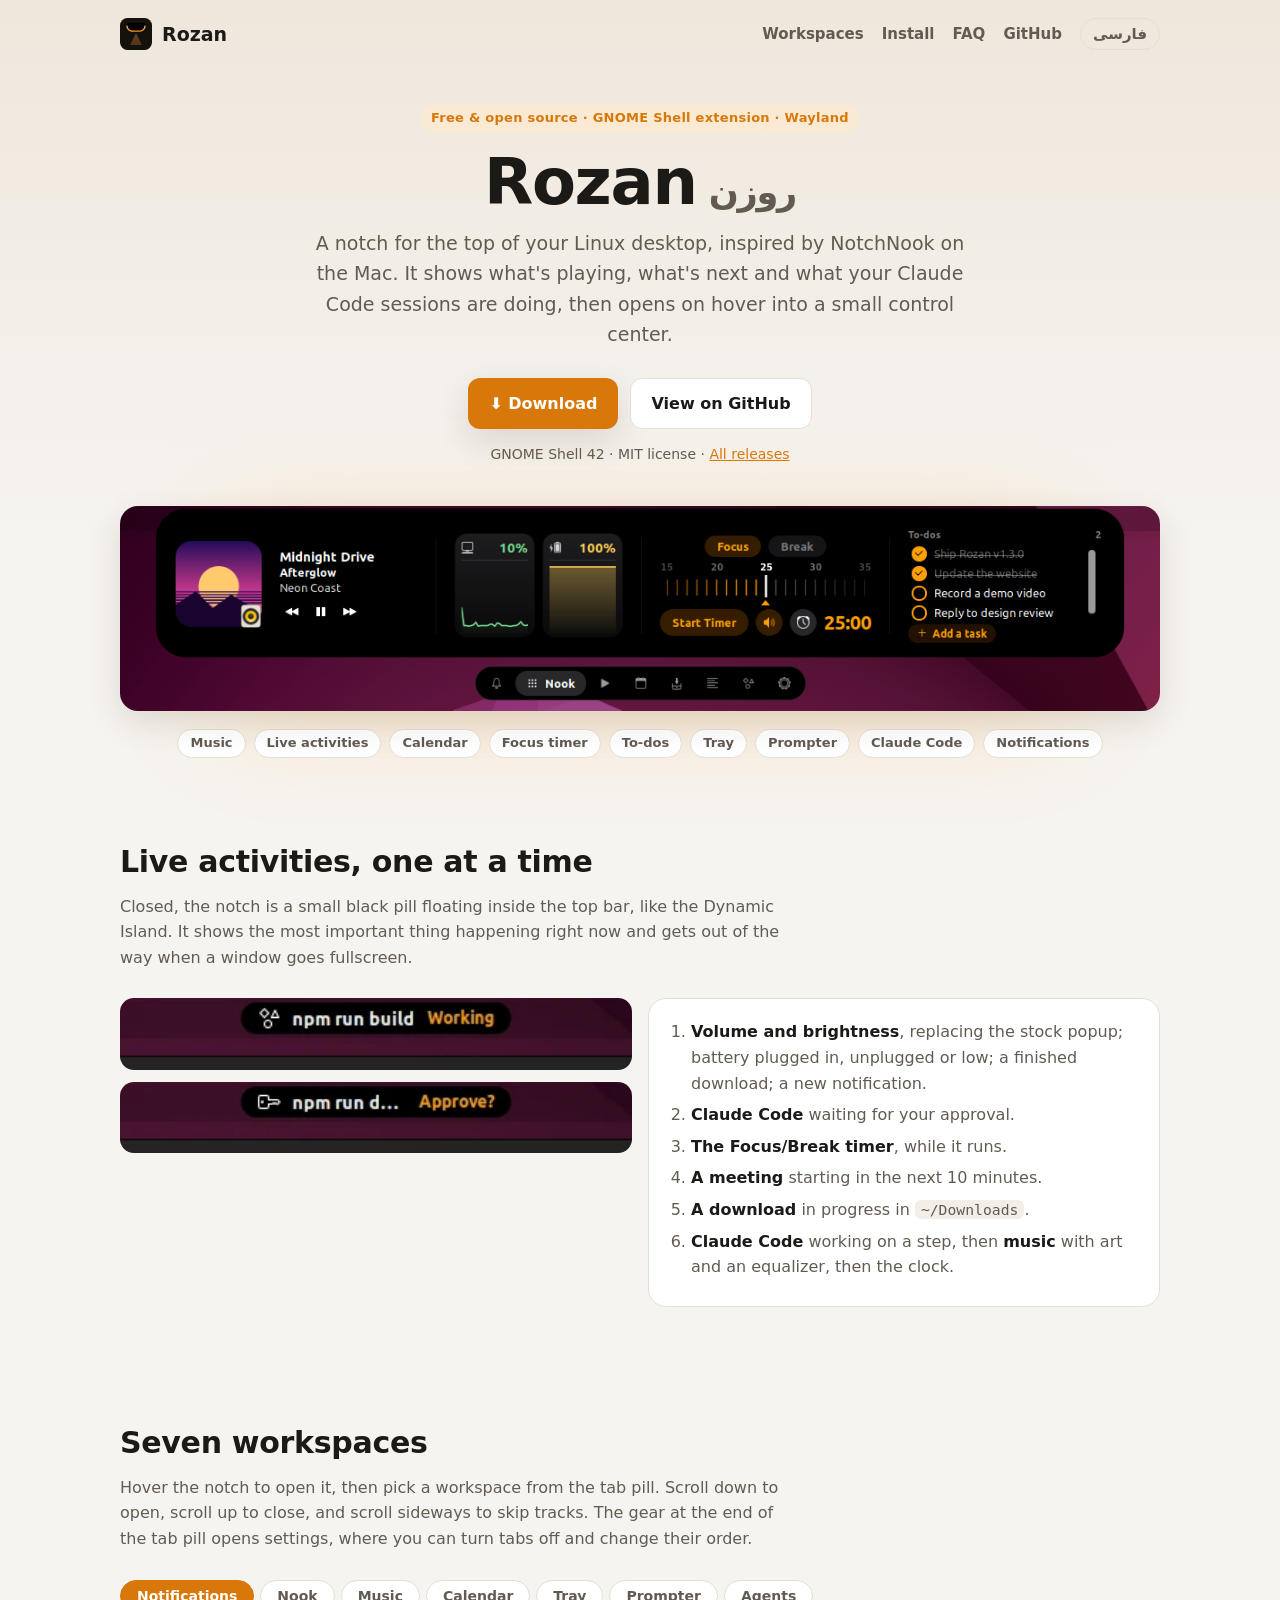
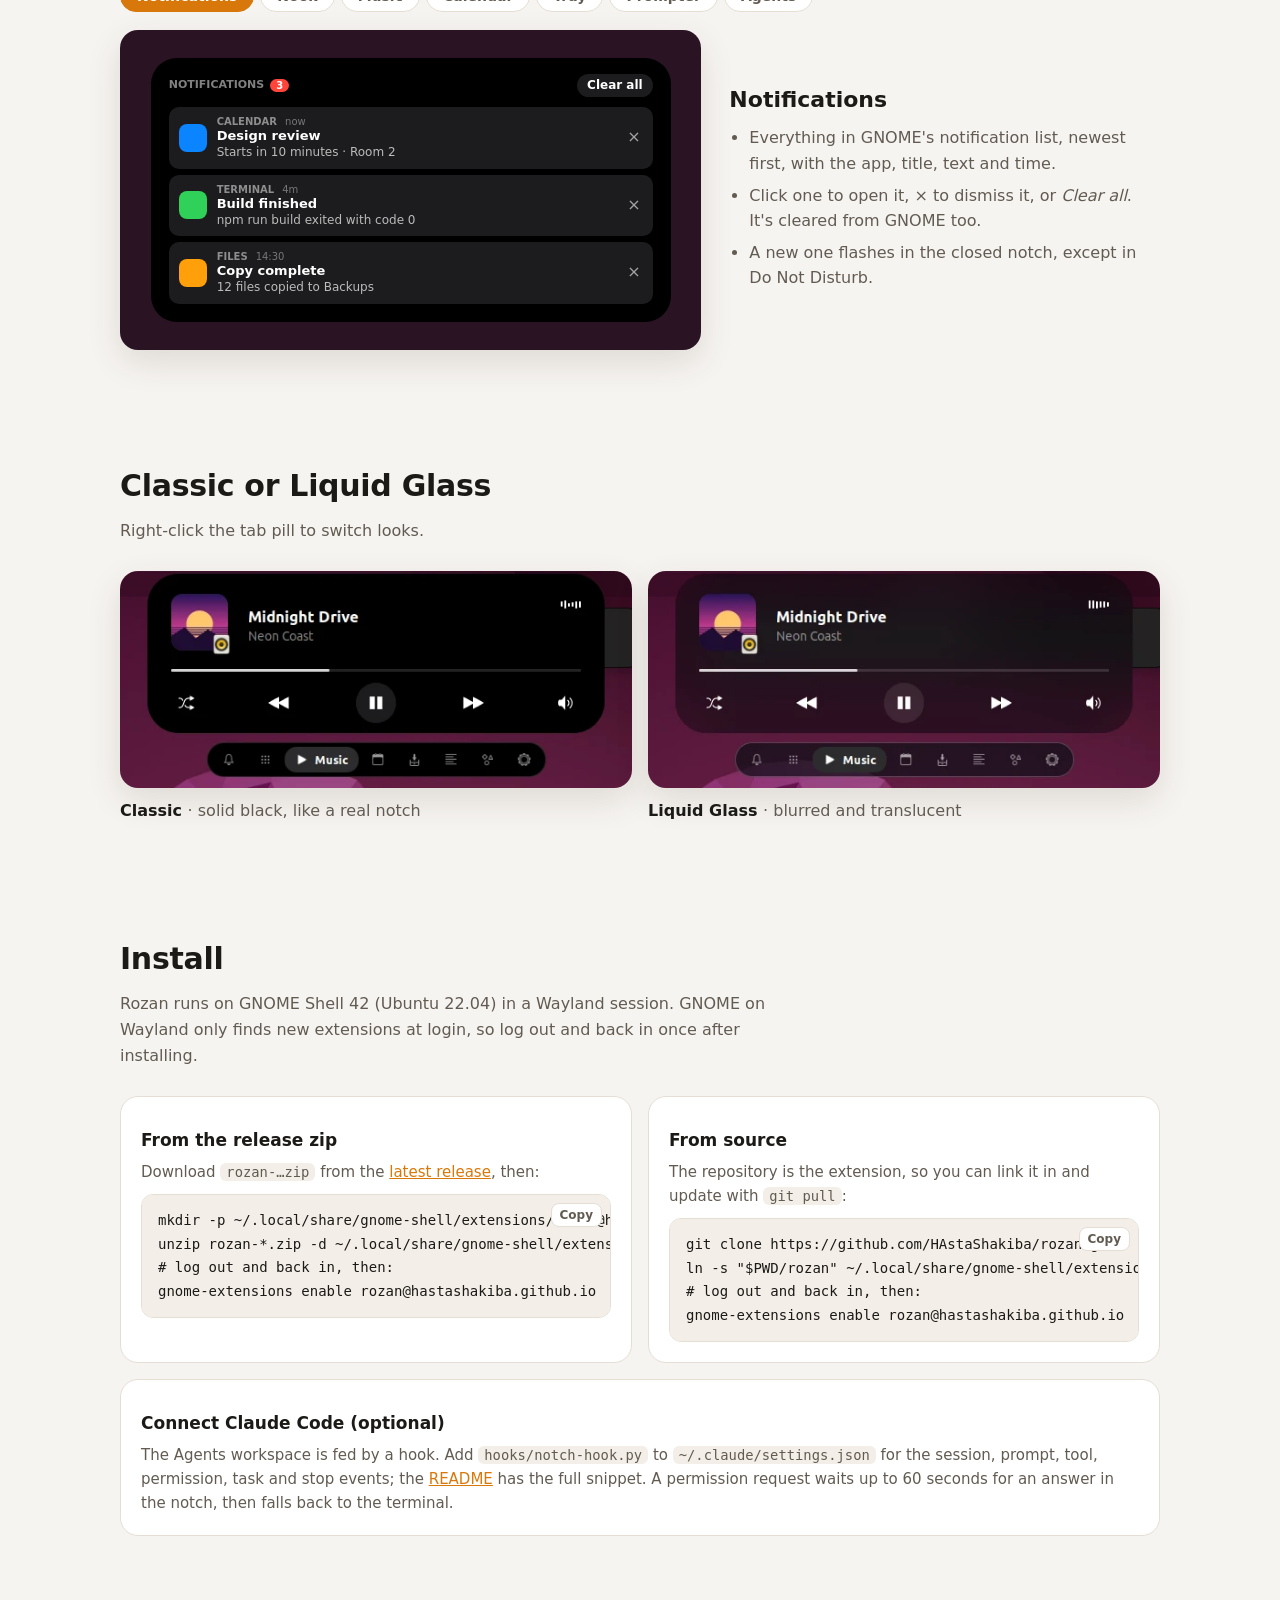
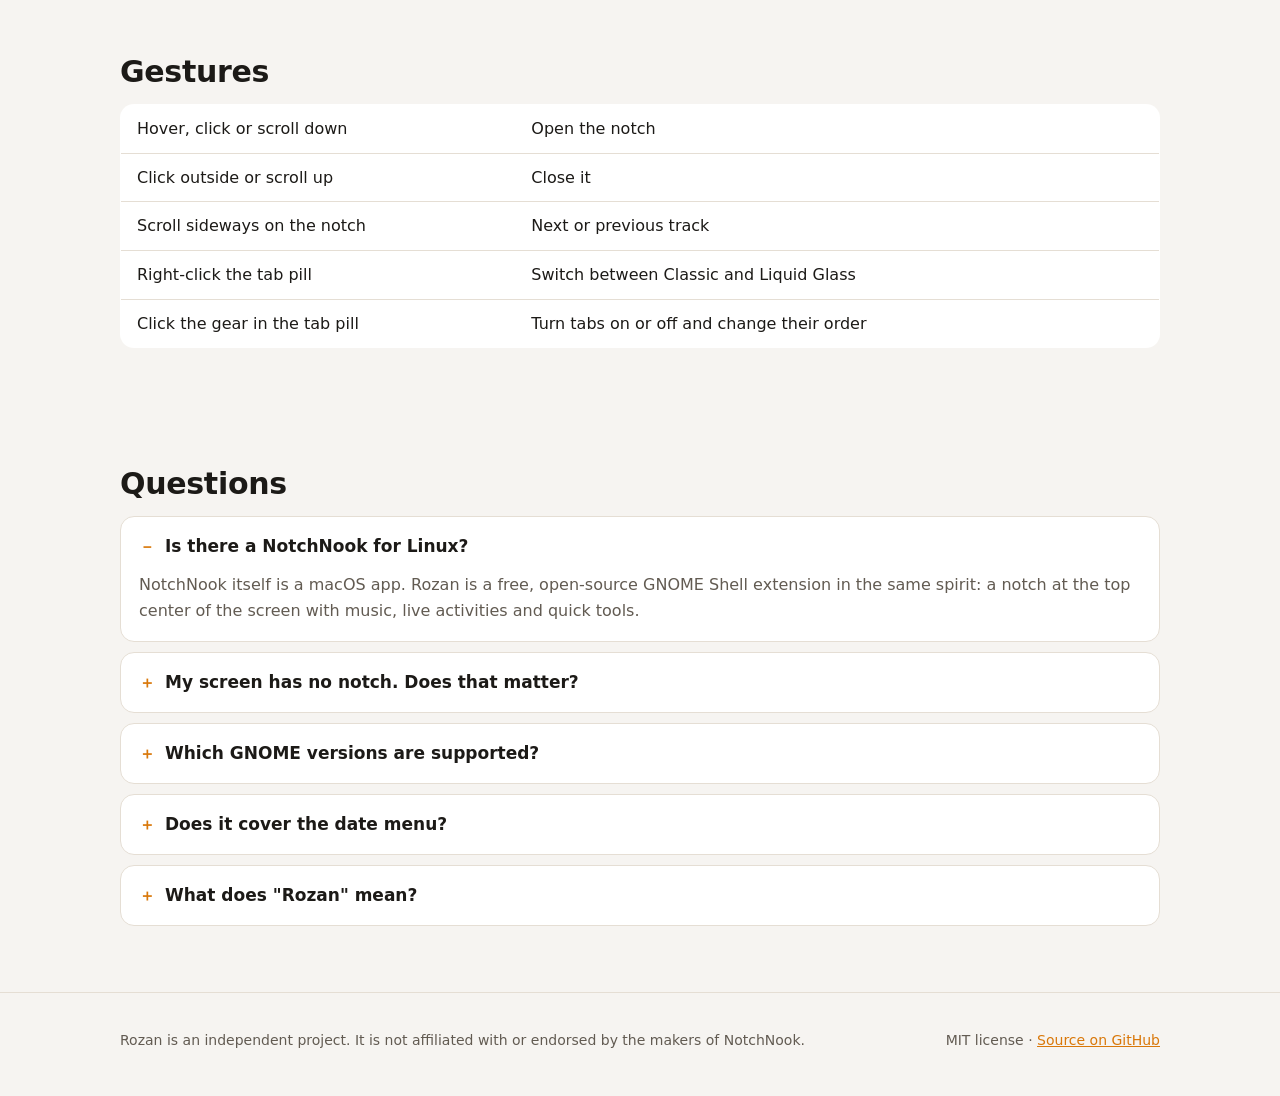
<file: site/index.html>
<!doctype html>
<html lang="en">
<head>
  <meta charset="utf-8">
  <meta name="viewport" content="width=device-width, initial-scale=1">
  <title>Rozan — a free NotchNook-style notch for GNOME on Linux</title>
  <meta name="description" content="Rozan is a free, open-source notch for GNOME Shell on Linux: music controls, live activities, calendar, timer, to-dos, a file tray, a teleprompter, Claude Code approvals and notifications at the top of your screen.">
  <meta name="keywords" content="NotchNook for Linux, NotchNook alternative, dynamic island Linux, GNOME notch, GNOME Shell extension, MPRIS music widget, Claude Code notch">
  <meta name="robots" content="index, follow">
  <link rel="canonical" href="https://hastashakiba.github.io/rozan/">
  <link rel="alternate" hreflang="en" href="https://hastashakiba.github.io/rozan/">
  <link rel="alternate" hreflang="fa" href="https://hastashakiba.github.io/rozan/fa/">
  <link rel="alternate" hreflang="x-default" href="https://hastashakiba.github.io/rozan/">
  <meta name="theme-color" content="#15110d">
  <meta property="og:type" content="website">
  <meta property="og:site_name" content="Rozan">
  <meta property="og:locale" content="en_US">
  <meta property="og:locale:alternate" content="fa_IR">
  <meta property="og:url" content="https://hastashakiba.github.io/rozan/">
  <meta property="og:title" content="Rozan — a free NotchNook-style notch for GNOME on Linux">
  <meta property="og:description" content="Music, live activities, calendar, timer, to-dos, tray, teleprompter, Claude Code approvals and notifications in a notch at the top of your GNOME desktop.">
  <meta property="og:image" content="https://hastashakiba.github.io/rozan/screenshot.png">
  <meta property="og:image:alt" content="Rozan's open notch showing a music player, CPU and battery charts, a focus timer and to-dos">
  <meta name="twitter:card" content="summary_large_image">
  <meta name="twitter:image" content="https://hastashakiba.github.io/rozan/screenshot.png">
  <link rel="sitemap" type="application/xml" href="sitemap.xml">
  <script type="application/ld+json">{"@context": "https://schema.org", "@type": "SoftwareApplication", "name": "Rozan", "alternateName": "روزن", "description": "Free, open-source notch for GNOME Shell on Linux with music controls, live activities, calendar, timer, to-dos, a file tray, a teleprompter, Claude Code approvals and notifications.", "applicationCategory": "UtilitiesApplication", "operatingSystem": "Linux (GNOME Shell 42)", "license": "https://opensource.org/licenses/MIT", "isAccessibleForFree": true, "offers": {"@type": "Offer", "price": "0", "priceCurrency": "USD"}, "downloadUrl": "https://github.com/HAstaShakiba/rozan/releases/latest", "url": "https://hastashakiba.github.io/rozan/", "image": "https://hastashakiba.github.io/rozan/screenshot.png", "codeRepository": "https://github.com/HAstaShakiba/rozan", "author": {"@type": "Person", "name": "HAstaShakiba", "url": "https://github.com/HAstaShakiba"}}</script>
  <link rel="icon" href="icon.svg" type="image/svg+xml">
  <link rel="stylesheet" href="style.css">
</head>
<body>
  <div class="wrap">
    <nav>
      <a class="brand" href="./"><img src="icon.svg" alt="">Rozan</a>
      <div class="nav-links">
        <a class="hide-sm" href="#workspaces">Workspaces</a>
        <a class="hide-sm" href="#install">Install</a>
        <a class="hide-sm" href="#faq">FAQ</a>
        <a href="https://github.com/HAstaShakiba/rozan">GitHub</a>
        <a class="lang-switch" href="fa/" hreflang="fa" lang="fa">فارسی</a>
      </div>
    </nav>

    <header class="hero">
      <span class="eyebrow">Free &amp; open source · GNOME Shell extension · Wayland</span>
      <h1>Rozan<span class="fa" lang="fa">روزن</span></h1>
      <p class="lead">A notch for the top of your Linux desktop, inspired by NotchNook on the Mac. It shows what's
        playing, what's next and what your Claude Code sessions are doing, then opens on hover into a small
        control center.</p>
      <div class="actions">
        <a class="btn btn-primary" id="download" href="https://github.com/HAstaShakiba/rozan/releases/latest">⬇ Download</a>
        <a class="btn btn-ghost" href="https://github.com/HAstaShakiba/rozan">View on GitHub</a>
      </div>
      <p class="meta"><span id="release-meta">GNOME Shell 42 · MIT license</span>
        · <a href="https://github.com/HAstaShakiba/rozan/releases">All releases</a></p>
      <div class="stage">
        <img src="screenshot.png" width="1160" height="229" fetchpriority="high"
             alt="Rozan open on the Nook page: album art and controls, CPU and battery charts, a Focus timer and a to-do list">
      </div>
      <div class="pills">
        <span class="pill">Music</span><span class="pill">Live activities</span><span class="pill">Calendar</span>
        <span class="pill">Focus timer</span><span class="pill">To-dos</span><span class="pill">Tray</span>
        <span class="pill">Prompter</span><span class="pill">Claude Code</span><span class="pill">Notifications</span>
      </div>
    </header>
  </div>

  <section id="activities">
    <div class="wrap">
      <h2>Live activities, one at a time</h2>
      <p class="section-lead">Closed, the notch is a small black pill floating inside the top bar, like the Dynamic Island. It shows the most important
        thing happening right now and gets out of the way when a window goes fullscreen.</p>
      <div class="activities">
        <div>
          <div class="chip-shot"><img src="img/collapsed-agent.webp" width="360" height="50" loading="lazy"
               alt="Collapsed notch showing a Claude Code step with the word Working"></div>
          <div class="chip-shot" style="margin-top:12px"><img src="img/collapsed-perm.webp" width="360" height="50" loading="lazy"
               alt="Collapsed notch asking to approve the command npm run deploy"></div>
        </div>
        <div class="card">
          <ol class="prio">
            <li><strong>Volume and brightness</strong>, replacing the stock popup; battery plugged in, unplugged or low; a finished download; a new notification.</li>
            <li><strong>Claude Code</strong> waiting for your approval.</li>
            <li><strong>The Focus/Break timer</strong>, while it runs.</li>
            <li><strong>A meeting</strong> starting in the next 10 minutes.</li>
            <li><strong>A download</strong> in progress in <code>~/Downloads</code>.</li>
            <li><strong>Claude Code</strong> working on a step, then <strong>music</strong> with art and an equalizer, then the clock.</li>
          </ol>
        </div>
      </div>
    </div>
  </section>

  <section id="workspaces">
    <div class="wrap">
      <h2>Seven workspaces</h2>
      <p class="section-lead">Hover the notch to open it, then pick a workspace from the tab pill. Scroll down to open,
        scroll up to close, and scroll sideways to skip tracks. The gear at the end of the tab pill opens settings,
        where you can turn tabs off and change their order.</p>
      <div class="tabs" role="tablist">
        <button class="tab" role="tab" aria-selected="true" aria-controls="p-notifications" id="t-notifications">Notifications</button>
        <button class="tab" role="tab" aria-selected="false" aria-controls="p-nook" id="t-nook">Nook</button>
        <button class="tab" role="tab" aria-selected="false" aria-controls="p-music" id="t-music">Music</button>
        <button class="tab" role="tab" aria-selected="false" aria-controls="p-calendar" id="t-calendar">Calendar</button>
        <button class="tab" role="tab" aria-selected="false" aria-controls="p-tray" id="t-tray">Tray</button>
        <button class="tab" role="tab" aria-selected="false" aria-controls="p-prompter" id="t-prompter">Prompter</button>
        <button class="tab" role="tab" aria-selected="false" aria-controls="p-agents" id="t-agents">Agents</button>
      </div>

      <div class="panel" role="tabpanel" id="p-notifications" aria-labelledby="t-notifications">
        <div class="shot"><div class="notif-mock" dir="ltr" role="img" aria-label="Notifications page listing three notifications">
          <div class="nm-head"><span class="nm-heading">NOTIFICATIONS</span><span class="nm-count">3</span><span class="nm-clear">Clear all</span></div>
          <div class="nm-card"><span class="nm-icon" style="background:#0a84ff"></span><div class="nm-text"><div class="nm-top"><b>CALENDAR</b><span>now</span></div><div class="nm-title">Design review</div><div class="nm-body">Starts in 10 minutes · Room 2</div></div><span class="nm-x">×</span></div>
          <div class="nm-card"><span class="nm-icon" style="background:#30d158"></span><div class="nm-text"><div class="nm-top"><b>TERMINAL</b><span>4m</span></div><div class="nm-title">Build finished</div><div class="nm-body">npm run build exited with code 0</div></div><span class="nm-x">×</span></div>
          <div class="nm-card"><span class="nm-icon" style="background:#ff9f0a"></span><div class="nm-text"><div class="nm-top"><b>FILES</b><span>14:30</span></div><div class="nm-title">Copy complete</div><div class="nm-body">12 files copied to Backups</div></div><span class="nm-x">×</span></div>
        </div></div>
        <div><h3>Notifications</h3><ul>
          <li>Everything in GNOME's notification list, newest first, with the app, title, text and time.</li>
          <li>Click one to open it, × to dismiss it, or <em>Clear all</em>. It's cleared from GNOME too.</li>
          <li>A new one flashes in the closed notch, except in Do Not Disturb.</li></ul></div>
      </div>
      <div class="panel wide" role="tabpanel" id="p-nook" aria-labelledby="t-nook" hidden>
        <div class="shot"><img src="img/nook.webp" width="1160" height="229" loading="lazy" alt="Nook page"></div>
        <div><h3>Nook</h3><ul>
          <li>Mini player with the app's icon on the art.</li>
          <li>CPU and battery tiles with history charts (memory on desktops).</li>
          <li>Focus/Break timer: drag or scroll the ruler, with an alarm and a notification at the end.</li>
          <li>To-dos: click to tick, right-click to delete.</li></ul></div>
      </div>
      <div class="panel" role="tabpanel" id="p-music" aria-labelledby="t-music" hidden>
        <div class="shot"><img src="img/music.webp" width="560" height="237" loading="lazy" alt="Music page"></div>
        <div><h3>Music</h3><ul>
          <li>Works with any MPRIS player: Spotify, Firefox, Chromium, VLC and more.</li>
          <li>Art, title and artist, with a progress bar you can drag to seek.</li>
          <li>Previous, play/pause and next, plus sideways scroll to skip.</li></ul></div>
      </div>
      <div class="panel" role="tabpanel" id="p-calendar" aria-labelledby="t-calendar" hidden>
        <div class="shot"><img src="img/calendar.webp" width="760" height="341" loading="lazy" alt="Calendar page"></div>
        <div><h3>Calendar</h3><ul>
          <li>Today's remaining events and tomorrow's, from GNOME's calendar server.</li>
          <li>Includes GNOME Online Accounts and Evolution calendars.</li>
          <li>An event in progress is marked <em>Now</em>.</li></ul></div>
      </div>
      <div class="panel" role="tabpanel" id="p-tray" aria-labelledby="t-tray" hidden>
        <div class="shot"><img src="img/tray.webp" width="620" height="203" loading="lazy" alt="Tray page"></div>
        <div><h3>Tray</h3><ul>
          <li>A shelf for files you're about to use.</li>
          <li>Copy files in Files and press <em>Paste</em> (GNOME 42 can't accept drops from Wayland apps).</li>
          <li>Open, copy, show in Files or remove each one.</li></ul></div>
      </div>
      <div class="panel" role="tabpanel" id="p-prompter" aria-labelledby="t-prompter" hidden>
        <div class="shot"><img src="img/prompter.webp" width="720" height="315" loading="lazy" alt="Prompter page"></div>
        <div><h3>Prompter</h3><ul>
          <li>A teleprompter right under your webcam.</li>
          <li>Plain <code>.txt</code> scripts, a 3-second countdown, and speed and text size controls.</li>
          <li>Lock it open while you record.</li></ul></div>
      </div>
      <div class="panel" role="tabpanel" id="p-agents" aria-labelledby="t-agents" hidden>
        <div class="shot"><img src="img/agents-perm.webp" width="690" height="251" loading="lazy" alt="Agents page with a permission request"></div>
        <div><h3>Agents</h3><ul>
          <li>Follow every Claude Code session: its prompt, task list and the command running now.</li>
          <li>Allow or deny permission requests from the notch, or jump to the terminal.</li>
          <li>One chip per session; closed terminals drop off on their own.</li></ul></div>
      </div>
    </div>
  </section>

  <section id="looks">
    <div class="wrap">
      <h2>Classic or Liquid Glass</h2>
      <p class="section-lead">Right-click the tab pill to switch looks.</p>
      <div class="compare">
        <figure class="shot"><img src="img/music.webp" width="560" height="237" loading="lazy" alt="Classic black notch on the Music page">
          <figcaption>Classic <span>· solid black, like a real notch</span></figcaption></figure>
        <figure class="shot"><img src="img/glass-music.webp" width="560" height="237" loading="lazy" alt="Translucent blurred notch on the Music page">
          <figcaption>Liquid Glass <span>· blurred and translucent</span></figcaption></figure>
      </div>
    </div>
  </section>

  <section id="install">
    <div class="wrap">
      <h2>Install</h2>
      <p class="section-lead">Rozan runs on GNOME Shell 42 (Ubuntu 22.04) in a Wayland session. GNOME on Wayland only
        finds new extensions at login, so log out and back in once after installing.</p>
      <div class="steps">
        <div class="card">
          <h3>From the release zip</h3>
          <p>Download <code>rozan-…zip</code> from the <a href="https://github.com/HAstaShakiba/rozan/releases/latest">latest release</a>, then:</p>
          <pre><code>mkdir -p ~/.local/share/gnome-shell/extensions/rozan@hastashakiba.github.io
unzip rozan-*.zip -d ~/.local/share/gnome-shell/extensions/rozan@hastashakiba.github.io
# log out and back in, then:
gnome-extensions enable rozan@hastashakiba.github.io</code></pre>
        </div>
        <div class="card">
          <h3>From source</h3>
          <p>The repository is the extension, so you can link it in and update with <code>git pull</code>:</p>
          <pre><code>git clone https://github.com/HAstaShakiba/rozan.git
ln -s "$PWD/rozan" ~/.local/share/gnome-shell/extensions/rozan@hastashakiba.github.io
# log out and back in, then:
gnome-extensions enable rozan@hastashakiba.github.io</code></pre>
        </div>
      </div>
      <div class="card" style="margin-top:16px">
        <h3>Connect Claude Code (optional)</h3>
        <p>The Agents workspace is fed by a hook. Add <code>hooks/notch-hook.py</code> to <code>~/.claude/settings.json</code>
          for the session, prompt, tool, permission, task and stop events; the
          <a href="https://github.com/HAstaShakiba/rozan#claude-code-hook-for-the-agents-workspace">README</a> has the full
          snippet. A permission request waits up to 60 seconds for an answer in the notch, then falls back to the terminal.</p>
      </div>
    </div>
  </section>

  <section id="gestures">
    <div class="wrap">
      <h2>Gestures</h2>
      <table>
        <tr><td>Hover, click or scroll down</td><td>Open the notch</td></tr>
        <tr><td>Click outside or scroll up</td><td>Close it</td></tr>
        <tr><td>Scroll sideways on the notch</td><td>Next or previous track</td></tr>
        <tr><td>Right-click the tab pill</td><td>Switch between Classic and Liquid Glass</td></tr>
        <tr><td>Click the gear in the tab pill</td><td>Turn tabs on or off and change their order</td></tr>
      </table>
    </div>
  </section>

  <section id="faq">
    <div class="wrap">
      <h2>Questions</h2>
      <details class="faq" open>
        <summary><h3>Is there a NotchNook for Linux?</h3></summary>
        <p>NotchNook itself is a macOS app. Rozan is a free, open-source GNOME Shell extension in the same spirit: a notch at the top center of the screen with music, live activities and quick tools.</p>
      </details>
      <details class="faq">
        <summary><h3>My screen has no notch. Does that matter?</h3></summary>
        <p>No. Rozan draws its own notch over the middle of the top bar, so it works on any display.</p>
      </details>
      <details class="faq">
        <summary><h3>Which GNOME versions are supported?</h3></summary>
        <p>GNOME Shell 42, as shipped with Ubuntu 22.04, in a Wayland session. Newer GNOME versions use a different extension format and aren't supported yet.</p>
      </details>
      <details class="faq">
        <summary><h3>Does it cover the date menu?</h3></summary>
        <p>Yes. The notch floats in the center of the top bar, over the clock and date menu. The collapsed notch shows the time instead.</p>
      </details>
      <details class="faq">
        <summary><h3>What does "Rozan" mean?</h3></summary>
        <p>Rozan (روزن) is Persian for the small opening high in a wall that lets light in.</p>
      </details>
    </div>
  </section>

  <footer>
    <div class="wrap">
      <span>Rozan is an independent project. It is not affiliated with or endorsed by the makers of NotchNook.</span>
      <span>MIT license · <a href="https://github.com/HAstaShakiba/rozan">Source on GitHub</a></span>
    </div>
  </footer>

  <script src="main.js" defer></script>
</body>
</html>
</file>
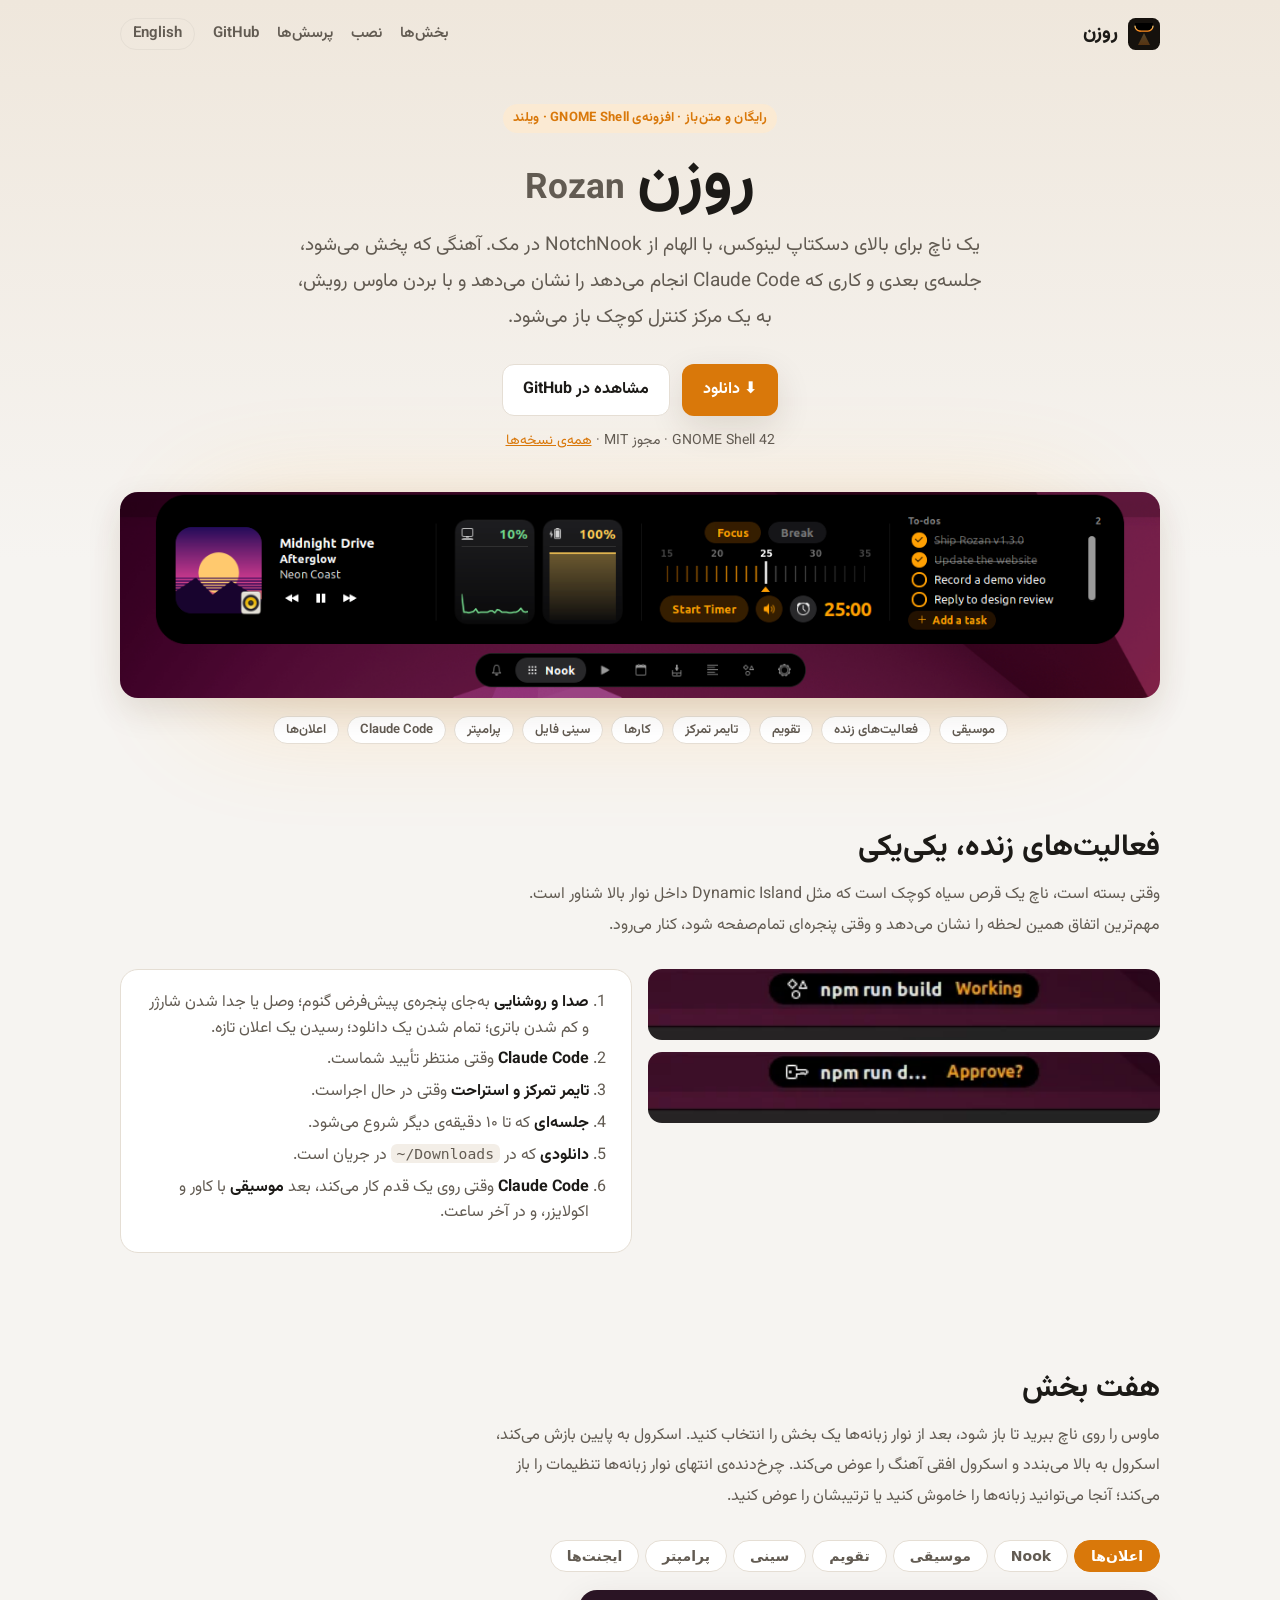
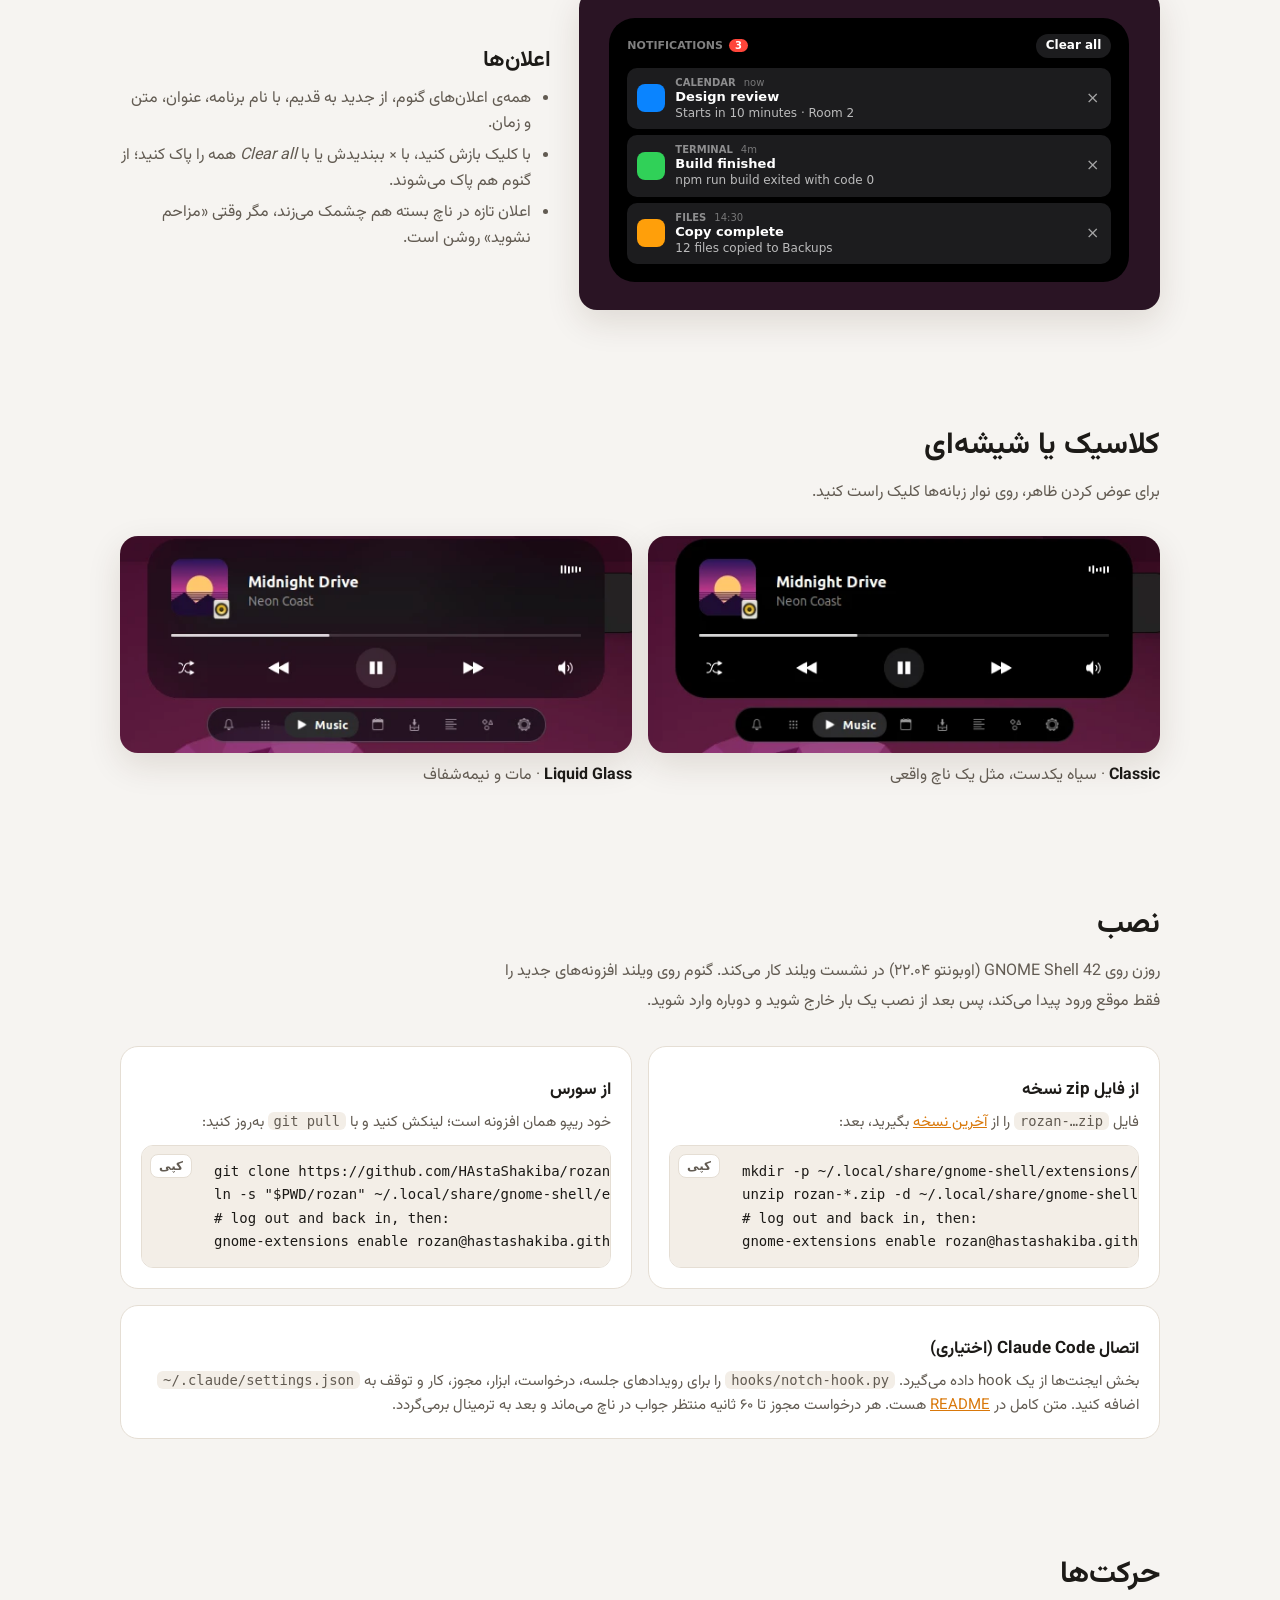
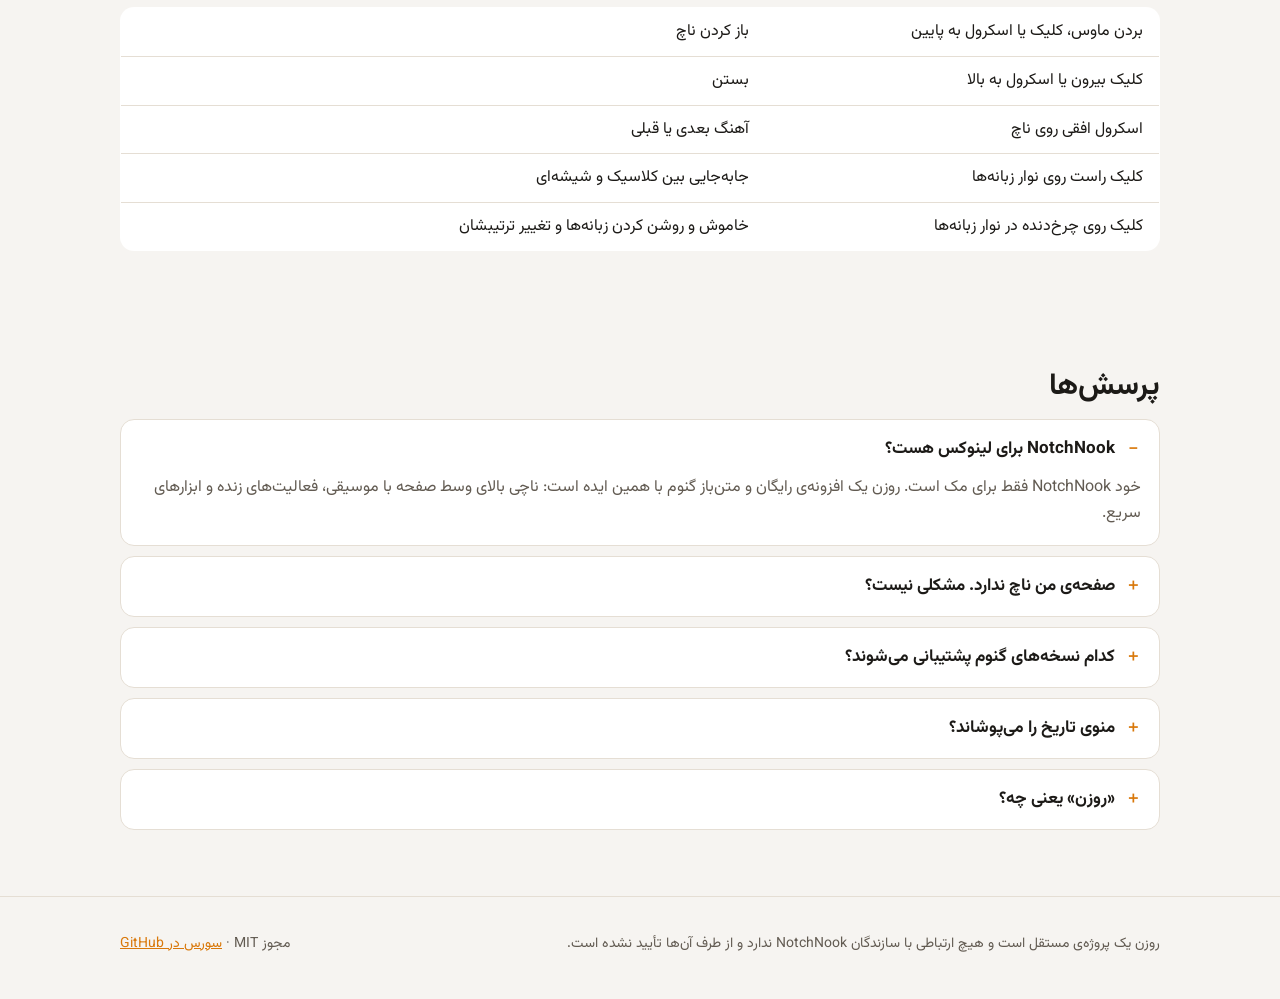
<file: site/fa/index.html>
<!doctype html>
<html lang="fa" dir="rtl">
<head>
  <meta charset="utf-8">
  <meta name="viewport" content="width=device-width, initial-scale=1">
  <title>روزن — ناچ رایگان شبیه NotchNook برای گنوم در لینوکس</title>
  <meta name="description" content="روزن یک ناچ رایگان و متن‌باز برای GNOME Shell در لینوکس است: کنترل موسیقی، فعالیت‌های زنده، تقویم، تایمر، کارها، سینی فایل، تله‌پرامپتر، تأیید درخواست‌های Claude Code و اعلان‌ها بالای صفحه.">
  <meta name="robots" content="index, follow">
  <link rel="canonical" href="https://hastashakiba.github.io/rozan/fa/">
  <link rel="alternate" hreflang="en" href="https://hastashakiba.github.io/rozan/">
  <link rel="alternate" hreflang="fa" href="https://hastashakiba.github.io/rozan/fa/">
  <link rel="alternate" hreflang="x-default" href="https://hastashakiba.github.io/rozan/">
  <meta name="theme-color" content="#15110d">
  <meta property="og:type" content="website">
  <meta property="og:site_name" content="Rozan">
  <meta property="og:locale" content="fa_IR">
  <meta property="og:locale:alternate" content="en_US">
  <meta property="og:url" content="https://hastashakiba.github.io/rozan/fa/">
  <meta property="og:title" content="روزن — ناچ رایگان شبیه NotchNook برای گنوم در لینوکس">
  <meta property="og:description" content="موسیقی، فعالیت‌های زنده، تقویم، تایمر، کارها، سینی فایل، تله‌پرامپتر، Claude Code و اعلان‌ها در یک ناچ بالای دسکتاپ گنوم.">
  <meta property="og:image" content="https://hastashakiba.github.io/rozan/screenshot.png">
  <meta name="twitter:card" content="summary_large_image">
  <meta name="twitter:image" content="https://hastashakiba.github.io/rozan/screenshot.png">
  <link rel="preconnect" href="https://fonts.googleapis.com">
  <link rel="stylesheet" href="https://fonts.googleapis.com/css2?family=Vazirmatn:wght@400;600;700;800&amp;display=swap">
  <link rel="icon" href="../icon.svg" type="image/svg+xml">
  <link rel="stylesheet" href="../style.css">
</head>
<body>
  <div class="wrap">
    <nav>
      <a class="brand" href="./"><img src="../icon.svg" alt="">روزن</a>
      <div class="nav-links">
        <a class="hide-sm" href="#workspaces">بخش‌ها</a>
        <a class="hide-sm" href="#install">نصب</a>
        <a class="hide-sm" href="#faq">پرسش‌ها</a>
        <a href="https://github.com/HAstaShakiba/rozan">GitHub</a>
        <a class="lang-switch" href="../" hreflang="en" lang="en">English</a>
      </div>
    </nav>

    <header class="hero">
      <span class="eyebrow">رایگان و متن‌باز · افزونه‌ی GNOME Shell · ویلند</span>
      <h1>روزن<span class="fa" lang="en">Rozan</span></h1>
      <p class="lead">یک ناچ برای بالای دسکتاپ لینوکس، با الهام از NotchNook در مک. آهنگی که پخش می‌شود، جلسه‌ی
        بعدی و کاری که Claude Code انجام می‌دهد را نشان می‌دهد و با بردن ماوس رویش، به یک مرکز کنترل کوچک باز می‌شود.</p>
      <div class="actions">
        <a class="btn btn-primary" id="download" href="https://github.com/HAstaShakiba/rozan/releases/latest">⬇ دانلود</a>
        <a class="btn btn-ghost" href="https://github.com/HAstaShakiba/rozan">مشاهده در GitHub</a>
      </div>
      <p class="meta"><span id="release-meta">GNOME Shell 42 · مجوز MIT</span>
        · <a href="https://github.com/HAstaShakiba/rozan/releases">همه‌ی نسخه‌ها</a></p>
      <div class="stage">
        <img src="../screenshot.png" width="1160" height="229" fetchpriority="high"
             alt="روزن باز در صفحه‌ی Nook: کاور آهنگ و کنترل‌ها، نمودار پردازنده و باتری، تایمر تمرکز و فهرست کارها">
      </div>
      <div class="pills">
        <span class="pill">موسیقی</span><span class="pill">فعالیت‌های زنده</span><span class="pill">تقویم</span>
        <span class="pill">تایمر تمرکز</span><span class="pill">کارها</span><span class="pill">سینی فایل</span>
        <span class="pill">پرامپتر</span><span class="pill">Claude Code</span><span class="pill">اعلان‌ها</span>
      </div>
    </header>
  </div>

  <section id="activities">
    <div class="wrap">
      <h2>فعالیت‌های زنده، یکی‌یکی</h2>
      <p class="section-lead">وقتی بسته است، ناچ یک قرص سیاه کوچک است که مثل Dynamic Island داخل نوار بالا شناور است. مهم‌ترین اتفاق همین لحظه را نشان
        می‌دهد و وقتی پنجره‌ای تمام‌صفحه شود، کنار می‌رود.</p>
      <div class="activities">
        <div>
          <div class="chip-shot"><img src="../img/collapsed-agent.webp" width="360" height="50" loading="lazy"
               alt="ناچ بسته که یک قدم Claude Code را با کلمه‌ی Working نشان می‌دهد"></div>
          <div class="chip-shot" style="margin-top:12px"><img src="../img/collapsed-perm.webp" width="360" height="50" loading="lazy"
               alt="ناچ بسته که برای اجرای npm run deploy تأیید می‌خواهد"></div>
        </div>
        <div class="card">
          <ol class="prio">
            <li><strong>صدا و روشنایی</strong> به‌جای پنجره‌ی پیش‌فرض گنوم؛ وصل یا جدا شدن شارژر و کم شدن باتری؛ تمام شدن یک دانلود؛ رسیدن یک اعلان تازه.</li>
            <li><strong>Claude Code</strong> وقتی منتظر تأیید شماست.</li>
            <li><strong>تایمر تمرکز و استراحت</strong> وقتی در حال اجراست.</li>
            <li><strong>جلسه‌ای</strong> که تا ۱۰ دقیقه‌ی دیگر شروع می‌شود.</li>
            <li><strong>دانلودی</strong> که در <code>~/Downloads</code> در جریان است.</li>
            <li><strong>Claude Code</strong> وقتی روی یک قدم کار می‌کند، بعد <strong>موسیقی</strong> با کاور و اکولایزر، و در آخر ساعت.</li>
          </ol>
        </div>
      </div>
    </div>
  </section>

  <section id="workspaces">
    <div class="wrap">
      <h2>هفت بخش</h2>
      <p class="section-lead">ماوس را روی ناچ ببرید تا باز شود، بعد از نوار زبانه‌ها یک بخش را انتخاب کنید. اسکرول به پایین
        بازش می‌کند، اسکرول به بالا می‌بندد و اسکرول افقی آهنگ را عوض می‌کند. چرخ‌دنده‌ی انتهای نوار زبانه‌ها
        تنظیمات را باز می‌کند؛ آنجا می‌توانید زبانه‌ها را خاموش کنید یا ترتیبشان را عوض کنید.</p>
      <div class="tabs" role="tablist">
        <button class="tab" role="tab" aria-selected="true" aria-controls="p-notifications" id="t-notifications">اعلان‌ها</button>
        <button class="tab" role="tab" aria-selected="false" aria-controls="p-nook" id="t-nook">Nook</button>
        <button class="tab" role="tab" aria-selected="false" aria-controls="p-music" id="t-music">موسیقی</button>
        <button class="tab" role="tab" aria-selected="false" aria-controls="p-calendar" id="t-calendar">تقویم</button>
        <button class="tab" role="tab" aria-selected="false" aria-controls="p-tray" id="t-tray">سینی</button>
        <button class="tab" role="tab" aria-selected="false" aria-controls="p-prompter" id="t-prompter">پرامپتر</button>
        <button class="tab" role="tab" aria-selected="false" aria-controls="p-agents" id="t-agents">ایجنت‌ها</button>
      </div>

      <div class="panel" role="tabpanel" id="p-notifications" aria-labelledby="t-notifications">
        <div class="shot"><div class="notif-mock" dir="ltr" role="img" aria-label="بخش اعلان‌ها با سه اعلان">
          <div class="nm-head"><span class="nm-heading">NOTIFICATIONS</span><span class="nm-count">3</span><span class="nm-clear">Clear all</span></div>
          <div class="nm-card"><span class="nm-icon" style="background:#0a84ff"></span><div class="nm-text"><div class="nm-top"><b>CALENDAR</b><span>now</span></div><div class="nm-title">Design review</div><div class="nm-body">Starts in 10 minutes · Room 2</div></div><span class="nm-x">×</span></div>
          <div class="nm-card"><span class="nm-icon" style="background:#30d158"></span><div class="nm-text"><div class="nm-top"><b>TERMINAL</b><span>4m</span></div><div class="nm-title">Build finished</div><div class="nm-body">npm run build exited with code 0</div></div><span class="nm-x">×</span></div>
          <div class="nm-card"><span class="nm-icon" style="background:#ff9f0a"></span><div class="nm-text"><div class="nm-top"><b>FILES</b><span>14:30</span></div><div class="nm-title">Copy complete</div><div class="nm-body">12 files copied to Backups</div></div><span class="nm-x">×</span></div>
        </div></div>
        <div><h3>اعلان‌ها</h3><ul>
          <li>همه‌ی اعلان‌های گنوم، از جدید به قدیم، با نام برنامه، عنوان، متن و زمان.</li>
          <li>با کلیک بازش کنید، با × ببندیدش یا با <em>Clear all</em> همه را پاک کنید؛ از گنوم هم پاک می‌شوند.</li>
          <li>اعلان تازه در ناچ بسته هم چشمک می‌زند، مگر وقتی «مزاحم نشوید» روشن است.</li></ul></div>
      </div>
      <div class="panel wide" role="tabpanel" id="p-nook" aria-labelledby="t-nook" hidden>
        <div class="shot"><img src="../img/nook.webp" width="1160" height="229" loading="lazy" alt="صفحه‌ی Nook"></div>
        <div><h3>Nook</h3><ul>
          <li>پخش‌کننده‌ی کوچک با آیکون برنامه روی کاور.</li>
          <li>کاشی پردازنده و باتری با نمودار تاریخچه (روی دسکتاپ، حافظه).</li>
          <li>تایمر تمرکز و استراحت: خط‌کش را بکشید یا اسکرول کنید؛ در پایان صدا و اعلان می‌دهد.</li>
          <li>کارها: کلیک برای تیک زدن، کلیک راست برای حذف.</li></ul></div>
      </div>
      <div class="panel" role="tabpanel" id="p-music" aria-labelledby="t-music" hidden>
        <div class="shot"><img src="../img/music.webp" width="560" height="237" loading="lazy" alt="صفحه‌ی موسیقی"></div>
        <div><h3>موسیقی</h3><ul>
          <li>با هر پخش‌کننده‌ی MPRIS کار می‌کند: Spotify، فایرفاکس، کرومیوم، VLC و بقیه.</li>
          <li>کاور، نام آهنگ و خواننده، با نوار پیشرفتی که می‌شود کشید و جلو و عقب رفت.</li>
          <li>قبلی، پخش/توقف و بعدی؛ اسکرول افقی هم آهنگ را عوض می‌کند.</li></ul></div>
      </div>
      <div class="panel" role="tabpanel" id="p-calendar" aria-labelledby="t-calendar" hidden>
        <div class="shot"><img src="../img/calendar.webp" width="760" height="341" loading="lazy" alt="صفحه‌ی تقویم"></div>
        <div><h3>تقویم</h3><ul>
          <li>رویدادهای باقی‌مانده‌ی امروز و رویدادهای فردا، از سرویس تقویم گنوم.</li>
          <li>تقویم‌های GNOME Online Accounts و Evolution را هم شامل می‌شود.</li>
          <li>رویدادی که در جریان است با <em>Now</em> مشخص می‌شود.</li></ul></div>
      </div>
      <div class="panel" role="tabpanel" id="p-tray" aria-labelledby="t-tray" hidden>
        <div class="shot"><img src="../img/tray.webp" width="620" height="203" loading="lazy" alt="صفحه‌ی سینی"></div>
        <div><h3>سینی فایل</h3><ul>
          <li>قفسه‌ای برای فایل‌هایی که قرار است به‌زودی استفاده کنید.</li>
          <li>فایل‌ها را در Files کپی کنید و <em>Paste</em> را بزنید (گنوم ۴۲ کشیدن و رها کردن از برنامه‌های ویلند را نمی‌گیرد).</li>
          <li>باز کردن، کپی، نمایش در Files یا حذف هر فایل.</li></ul></div>
      </div>
      <div class="panel" role="tabpanel" id="p-prompter" aria-labelledby="t-prompter" hidden>
        <div class="shot"><img src="../img/prompter.webp" width="720" height="315" loading="lazy" alt="صفحه‌ی پرامپتر"></div>
        <div><h3>پرامپتر</h3><ul>
          <li>تله‌پرامپتر درست زیر وبکم.</li>
          <li>متن‌های ساده‌ی <code>.txt</code>، شمارش معکوس ۳ ثانیه‌ای و تنظیم سرعت و اندازه‌ی متن.</li>
          <li>هنگام ضبط، با قفل باز نگهش دارید.</li></ul></div>
      </div>
      <div class="panel" role="tabpanel" id="p-agents" aria-labelledby="t-agents" hidden>
        <div class="shot"><img src="../img/agents-perm.webp" width="690" height="251" loading="lazy" alt="صفحه‌ی ایجنت‌ها با یک درخواست مجوز"></div>
        <div><h3>ایجنت‌ها</h3><ul>
          <li>همه‌ی جلسه‌های Claude Code را دنبال کنید: درخواست، فهرست کارها و دستوری که الان اجرا می‌شود.</li>
          <li>درخواست‌های مجوز را از خود ناچ تأیید یا رد کنید، یا به ترمینال بروید.</li>
          <li>برای هر جلسه یک برچسب؛ ترمینال‌های بسته‌شده خودشان حذف می‌شوند.</li></ul></div>
      </div>
    </div>
  </section>

  <section id="looks">
    <div class="wrap">
      <h2>کلاسیک یا شیشه‌ای</h2>
      <p class="section-lead">برای عوض کردن ظاهر، روی نوار زبانه‌ها کلیک راست کنید.</p>
      <div class="compare">
        <figure class="shot"><img src="../img/music.webp" width="560" height="237" loading="lazy" alt="ناچ سیاه کلاسیک در صفحه‌ی موسیقی">
          <figcaption>Classic <span>· سیاه یکدست، مثل یک ناچ واقعی</span></figcaption></figure>
        <figure class="shot"><img src="../img/glass-music.webp" width="560" height="237" loading="lazy" alt="ناچ شیشه‌ای مات و نیمه‌شفاف در صفحه‌ی موسیقی">
          <figcaption>Liquid Glass <span>· مات و نیمه‌شفاف</span></figcaption></figure>
      </div>
    </div>
  </section>

  <section id="install">
    <div class="wrap">
      <h2>نصب</h2>
      <p class="section-lead">روزن روی GNOME Shell 42 (اوبونتو ۲۲.۰۴) در نشست ویلند کار می‌کند. گنوم روی ویلند افزونه‌های
        جدید را فقط موقع ورود پیدا می‌کند، پس بعد از نصب یک بار خارج شوید و دوباره وارد شوید.</p>
      <div class="steps">
        <div class="card">
          <h3>از فایل zip نسخه</h3>
          <p>فایل <code>rozan-…zip</code> را از <a href="https://github.com/HAstaShakiba/rozan/releases/latest">آخرین نسخه</a> بگیرید، بعد:</p>
          <pre><code>mkdir -p ~/.local/share/gnome-shell/extensions/rozan@hastashakiba.github.io
unzip rozan-*.zip -d ~/.local/share/gnome-shell/extensions/rozan@hastashakiba.github.io
# log out and back in, then:
gnome-extensions enable rozan@hastashakiba.github.io</code></pre>
        </div>
        <div class="card">
          <h3>از سورس</h3>
          <p>خود ریپو همان افزونه است؛ لینکش کنید و با <code>git pull</code> به‌روز کنید:</p>
          <pre><code>git clone https://github.com/HAstaShakiba/rozan.git
ln -s "$PWD/rozan" ~/.local/share/gnome-shell/extensions/rozan@hastashakiba.github.io
# log out and back in, then:
gnome-extensions enable rozan@hastashakiba.github.io</code></pre>
        </div>
      </div>
      <div class="card" style="margin-top:16px">
        <h3>اتصال Claude Code (اختیاری)</h3>
        <p>بخش ایجنت‌ها از یک hook داده می‌گیرد. <code>hooks/notch-hook.py</code> را برای رویدادهای جلسه، درخواست، ابزار،
          مجوز، کار و توقف به <code>~/.claude/settings.json</code> اضافه کنید. متن کامل در
          <a href="https://github.com/HAstaShakiba/rozan#claude-code-hook-for-the-agents-workspace">README</a> هست.
          هر درخواست مجوز تا ۶۰ ثانیه منتظر جواب در ناچ می‌ماند و بعد به ترمینال برمی‌گردد.</p>
      </div>
    </div>
  </section>

  <section id="gestures">
    <div class="wrap">
      <h2>حرکت‌ها</h2>
      <table>
        <tr><td>بردن ماوس، کلیک یا اسکرول به پایین</td><td>باز کردن ناچ</td></tr>
        <tr><td>کلیک بیرون یا اسکرول به بالا</td><td>بستن</td></tr>
        <tr><td>اسکرول افقی روی ناچ</td><td>آهنگ بعدی یا قبلی</td></tr>
        <tr><td>کلیک راست روی نوار زبانه‌ها</td><td>جابه‌جایی بین کلاسیک و شیشه‌ای</td></tr>
        <tr><td>کلیک روی چرخ‌دنده در نوار زبانه‌ها</td><td>خاموش و روشن کردن زبانه‌ها و تغییر ترتیبشان</td></tr>
      </table>
    </div>
  </section>

  <section id="faq">
    <div class="wrap">
      <h2>پرسش‌ها</h2>
      <details class="faq" open>
        <summary><h3>NotchNook برای لینوکس هست؟</h3></summary>
        <p>خود NotchNook فقط برای مک است. روزن یک افزونه‌ی رایگان و متن‌باز گنوم با همین ایده است: ناچی بالای وسط صفحه با موسیقی، فعالیت‌های زنده و ابزارهای سریع.</p>
      </details>
      <details class="faq">
        <summary><h3>صفحه‌ی من ناچ ندارد. مشکلی نیست؟</h3></summary>
        <p>نه. روزن ناچ خودش را روی وسط نوار بالا می‌کشد، پس روی هر نمایشگری کار می‌کند.</p>
      </details>
      <details class="faq">
        <summary><h3>کدام نسخه‌های گنوم پشتیبانی می‌شوند؟</h3></summary>
        <p>GNOME Shell 42، همان که با اوبونتو ۲۲.۰۴ می‌آید، در نشست ویلند. نسخه‌های جدیدتر گنوم قالب افزونه‌ی دیگری دارند و هنوز پشتیبانی نمی‌شوند.</p>
      </details>
      <details class="faq">
        <summary><h3>منوی تاریخ را می‌پوشاند؟</h3></summary>
        <p>بله. ناچ روی وسط نوار بالا، شامل ساعت و منوی تاریخ، قرار می‌گیرد. ناچ بسته خودش ساعت را نشان می‌دهد.</p>
      </details>
      <details class="faq">
        <summary><h3>«روزن» یعنی چه؟</h3></summary>
        <p>روزن دریچه‌ی کوچکی بالای دیوار است که نور از آن به خانه می‌آید.</p>
      </details>
    </div>
  </section>

  <footer>
    <div class="wrap">
      <span>روزن یک پروژه‌ی مستقل است و هیچ ارتباطی با سازندگان NotchNook ندارد و از طرف آن‌ها تأیید نشده است.</span>
      <span>مجوز MIT · <a href="https://github.com/HAstaShakiba/rozan">سورس در GitHub</a></span>
    </div>
  </footer>

  <script src="../main.js" defer></script>
</body>
</html>
</file>
<file: site/style.css>
:root {
  --bg: #f6f4f1;
  --bg-grad: #efe7dc;
  --surface: #ffffff;
  --text: #1c1a17;
  --muted: #625b52;
  --accent: #d9780a;
  --accent-ink: #ffffff;
  --accent-soft: #fbead3;
  --glow: #ff9f1a;
  --border: #e5ded4;
  --code-bg: #f3eee7;
  --shot-bg: #2a1424;
  --shadow: 0 12px 34px rgba(60, 35, 10, 0.12);
}
@media (prefers-color-scheme: dark) {
  :root:not([data-theme="light"]) {
    --bg: #0e0d0c;
    --bg-grad: #1d1510;
    --surface: #171513;
    --text: #efebe6;
    --muted: #a39b91;
    --accent: #ffa733;
    --accent-ink: #1a1206;
    --accent-soft: #33240f;
    --border: #2a2622;
    --code-bg: #12100e;
    --shot-bg: #2a1424;
    --shadow: 0 12px 34px rgba(0, 0, 0, 0.45);
  }
}
:root[data-theme="dark"] {
  --bg: #0e0d0c;
  --bg-grad: #1d1510;
  --surface: #171513;
  --text: #efebe6;
  --muted: #a39b91;
  --accent: #ffa733;
  --accent-ink: #1a1206;
  --accent-soft: #33240f;
  --border: #2a2622;
  --code-bg: #12100e;
  --shot-bg: #2a1424;
  --shadow: 0 12px 34px rgba(0, 0, 0, 0.45);
}

* { box-sizing: border-box; }
html { scroll-behavior: smooth; }
body {
  margin: 0;
  font: 16px/1.6 system-ui, -apple-system, "Segoe UI", Ubuntu, Cantarell, "Noto Sans", sans-serif;
  color: var(--text);
  background: linear-gradient(180deg, var(--bg-grad), var(--bg) 560px) var(--bg);
}
a { color: var(--accent); }
img { max-width: 100%; height: auto; }
.wrap { max-width: 1080px; margin: 0 auto; padding: 0 20px; }

nav { display: flex; align-items: center; justify-content: space-between; padding: 18px 0; }
.brand { display: flex; align-items: center; gap: 10px; font-weight: 800; font-size: 19px;
         color: var(--text); text-decoration: none; }
.brand img { width: 32px; height: 32px; }
.nav-links { display: flex; gap: 18px; align-items: center; }
.nav-links a { color: var(--muted); text-decoration: none; font-weight: 600; font-size: 15px; }
.nav-links a:hover { color: var(--text); }
.lang-switch { border: 1px solid var(--border); border-radius: 999px; padding: 3px 12px; }

.hero { text-align: center; padding: 36px 0 24px; }
.eyebrow { display: inline-block; font-size: 13px; font-weight: 700; letter-spacing: .02em;
           color: var(--accent); background: var(--accent-soft); padding: 4px 10px; border-radius: 999px; }
h1 { font-size: clamp(38px, 7vw, 64px); line-height: 1.05; margin: 16px 0 12px; letter-spacing: -0.02em; }
h1 .fa { font-weight: 700; color: var(--muted); font-size: .55em; margin-inline-start: 12px; }
.lead { font-size: 19px; color: var(--muted); margin: 0 auto 28px; max-width: 36em; }
.actions { display: flex; flex-wrap: wrap; gap: 12px; justify-content: center; }
.btn { display: inline-flex; align-items: center; gap: 8px; padding: 12px 20px; border-radius: 12px;
       font-weight: 700; text-decoration: none; border: 1px solid transparent; }
.btn-primary { background: var(--accent); color: var(--accent-ink); box-shadow: var(--shadow); }
.btn-primary:hover { filter: brightness(1.06); }
.btn-ghost { background: var(--surface); color: var(--text); border-color: var(--border); }
.btn-ghost:hover { border-color: var(--accent); }
.meta { margin-top: 14px; font-size: 14px; color: var(--muted); }

/* Screenshots sit on the GNOME wallpaper they were taken on. */
.stage { position: relative; margin: 40px auto 0; max-width: 1160px; }
.stage::before { content: ""; position: absolute; inset: 10% 8% -6% 8%; background: var(--glow);
                 opacity: .22; filter: blur(60px); border-radius: 40px; z-index: -1; }
.stage img, .shot img { display: block; width: 100%; border-radius: 18px; background: var(--shot-bg);
                        box-shadow: var(--shadow); }
.pills { display: flex; flex-wrap: wrap; gap: 8px; justify-content: center; margin-top: 18px; }
.pill { font-size: 13px; font-weight: 600; color: var(--muted); border: 1px solid var(--border);
        background: var(--surface); padding: 3px 12px; border-radius: 999px; }

section { padding: 56px 0; }
h2 { font-size: 30px; margin: 0 0 8px; letter-spacing: -0.01em; }
.section-lead { color: var(--muted); margin: 0 0 28px; max-width: 42em; }

.grid { display: grid; grid-template-columns: repeat(3, 1fr); gap: 16px; }
.card { background: var(--surface); border: 1px solid var(--border); border-radius: 18px; padding: 20px; }
.card h3 { margin: 10px 0 6px; font-size: 17px; }
.card p { margin: 0; color: var(--muted); font-size: 15px; }
.icon { width: 38px; height: 38px; border-radius: 11px; display: grid; place-items: center;
        background: var(--accent-soft); color: var(--accent); font-size: 19px; }

/* Workspace gallery */
.tabs { display: flex; flex-wrap: wrap; gap: 6px; margin-bottom: 18px; }
.tab { font: 600 14px system-ui, sans-serif; color: var(--muted); background: var(--surface);
       border: 1px solid var(--border); border-radius: 999px; padding: 7px 16px; cursor: pointer; }
.tab:hover { color: var(--text); }
.tab[aria-selected="true"] { background: var(--accent); color: var(--accent-ink); border-color: var(--accent); }
.panel { display: grid; grid-template-columns: 1.35fr 1fr; gap: 28px; align-items: center; }
.panel.wide { grid-template-columns: 1fr; gap: 20px; }
.panel.wide ul { columns: 2; column-gap: 32px; }
.panel[hidden] { display: none; }
.panel .shot { background: var(--shot-bg); border-radius: 18px; display: grid; place-items: center;
               box-shadow: var(--shadow); overflow: hidden; }
.panel .shot img { box-shadow: none; border-radius: 0; }
.panel h3 { margin: 0 0 8px; font-size: 22px; }
.panel ul { margin: 0; padding-inline-start: 20px; color: var(--muted); }
.panel li { margin: 0 0 6px; }

.compare { display: grid; grid-template-columns: 1fr 1fr; gap: 16px; }
.compare figure { margin: 0; }
.compare figcaption { margin-top: 10px; font-weight: 700; }
.compare figcaption span { font-weight: 400; color: var(--muted); }

.activities { display: grid; grid-template-columns: 1fr 1fr; gap: 16px; align-items: start; }
.chip-shot { background: var(--shot-bg); border-radius: 14px; padding: 0; overflow: hidden; }
.chip-shot img { display: block; width: 100%; }
ol.prio { margin: 0; padding-inline-start: 22px; color: var(--muted); }
ol.prio li { margin: 0 0 6px; }
ol.prio strong { color: var(--text); }

.steps { display: grid; grid-template-columns: repeat(2, 1fr); gap: 16px; }
pre { margin: 10px 0 0; background: var(--code-bg); border: 1px solid var(--border); border-radius: 12px;
      padding: 14px 72px 14px 16px; overflow-x: auto; font-size: 14px; position: relative;
      direction: ltr; text-align: left; }
code { font-family: ui-monospace, "Ubuntu Mono", "DejaVu Sans Mono", monospace; }
p code, td code, li code { background: var(--code-bg); padding: 1px 6px; border-radius: 6px; font-size: .92em; }
.copy { position: absolute; top: 8px; right: 8px; border: 1px solid var(--border); background: var(--surface);
        color: var(--muted); border-radius: 8px; font: 600 12px system-ui, sans-serif; padding: 4px 8px; cursor: pointer; }
.copy:hover { color: var(--text); }

table { width: 100%; border-collapse: collapse; background: var(--surface); border: 1px solid var(--border);
        border-radius: 14px; overflow: hidden; }
td { padding: 11px 16px; border-top: 1px solid var(--border); }
tr:first-child td { border-top: none; }
td:first-child { width: 38%; }

details.faq { background: var(--surface); border: 1px solid var(--border); border-radius: 14px;
              padding: 4px 18px; margin: 0 0 10px; }
details.faq summary { cursor: pointer; list-style: none; }
details.faq summary::-webkit-details-marker { display: none; }
details.faq summary h3 { display: inline; font-size: 17px; margin: 0; line-height: 3; }
details.faq summary::before { content: "＋"; color: var(--accent); margin-inline-end: 10px; font-weight: 700; }
details.faq[open] summary::before { content: "－"; }
details.faq p { margin: 0 0 14px; color: var(--muted); }

footer { padding: 36px 0 48px; color: var(--muted); font-size: 14px; border-top: 1px solid var(--border); }
footer .wrap { display: flex; flex-wrap: wrap; justify-content: space-between; gap: 12px; }

/* Notifications page mockup (drawn in HTML, styled like the notch). */
.notif-mock { width: 100%; max-width: 520px; margin: 28px; padding: 16px 18px 18px; background: #000;
              border-radius: 26px; color: #fff; font: 13px/1.3 system-ui, sans-serif; text-align: left; }
.nm-head { display: flex; align-items: center; gap: 6px; margin-bottom: 10px; }
.nm-heading { font-size: 11px; font-weight: 700; color: rgba(255,255,255,.5); }
.nm-count { font-size: 10px; font-weight: 700; background: #ff453a; border-radius: 99px; padding: 0 6px; }
.nm-clear { margin-left: auto; font-size: 12px; font-weight: 700; background: #1c1c1e; border-radius: 99px; padding: 4px 10px; }
.nm-card { display: flex; align-items: center; gap: 10px; background: #1c1c1e; border-radius: 10px;
           padding: 8px 12px 8px 10px; margin-top: 6px; }
.nm-icon { flex: none; width: 28px; height: 28px; border-radius: 8px; }
.nm-text { flex: 1; min-width: 0; }
.nm-top { display: flex; gap: 8px; font-size: 10px; color: rgba(255,255,255,.4); }
.nm-top b { color: rgba(255,255,255,.5); }
.nm-title { font-weight: 700; }
.nm-body { font-size: 12px; color: rgba(255,255,255,.7); white-space: nowrap; overflow: hidden; text-overflow: ellipsis; }
.nm-x { color: rgba(255,255,255,.6); font-size: 16px; }

@media (max-width: 860px) {
  .grid { grid-template-columns: 1fr 1fr; }
  .panel, .compare, .activities, .steps { grid-template-columns: 1fr; }
  .panel.wide ul { columns: 1; }
}
@media (max-width: 560px) {
  .grid { grid-template-columns: 1fr; }
  .nav-links a.hide-sm { display: none; }
  .lead { font-size: 17px; }
}

/* Persian (RTL) page */
html[lang="fa"] body { font-family: Vazirmatn, Tahoma, system-ui, sans-serif; }
html[lang="fa"] h1, html[lang="fa"] h2 { letter-spacing: 0; }
html[lang="fa"] .lead, html[lang="fa"] .section-lead { line-height: 1.9; }
html[dir="rtl"] code, html[dir="rtl"] kbd { direction: ltr; unicode-bidi: isolate; }
html[dir="rtl"] .copy { right: auto; left: 8px; }
html[dir="rtl"] pre { padding: 14px 16px 14px 72px; }

html, body { overflow-x: clip; }
.grid > *, .steps > *, .panel > *, .compare > *, .activities > * { min-width: 0; }
</file>
